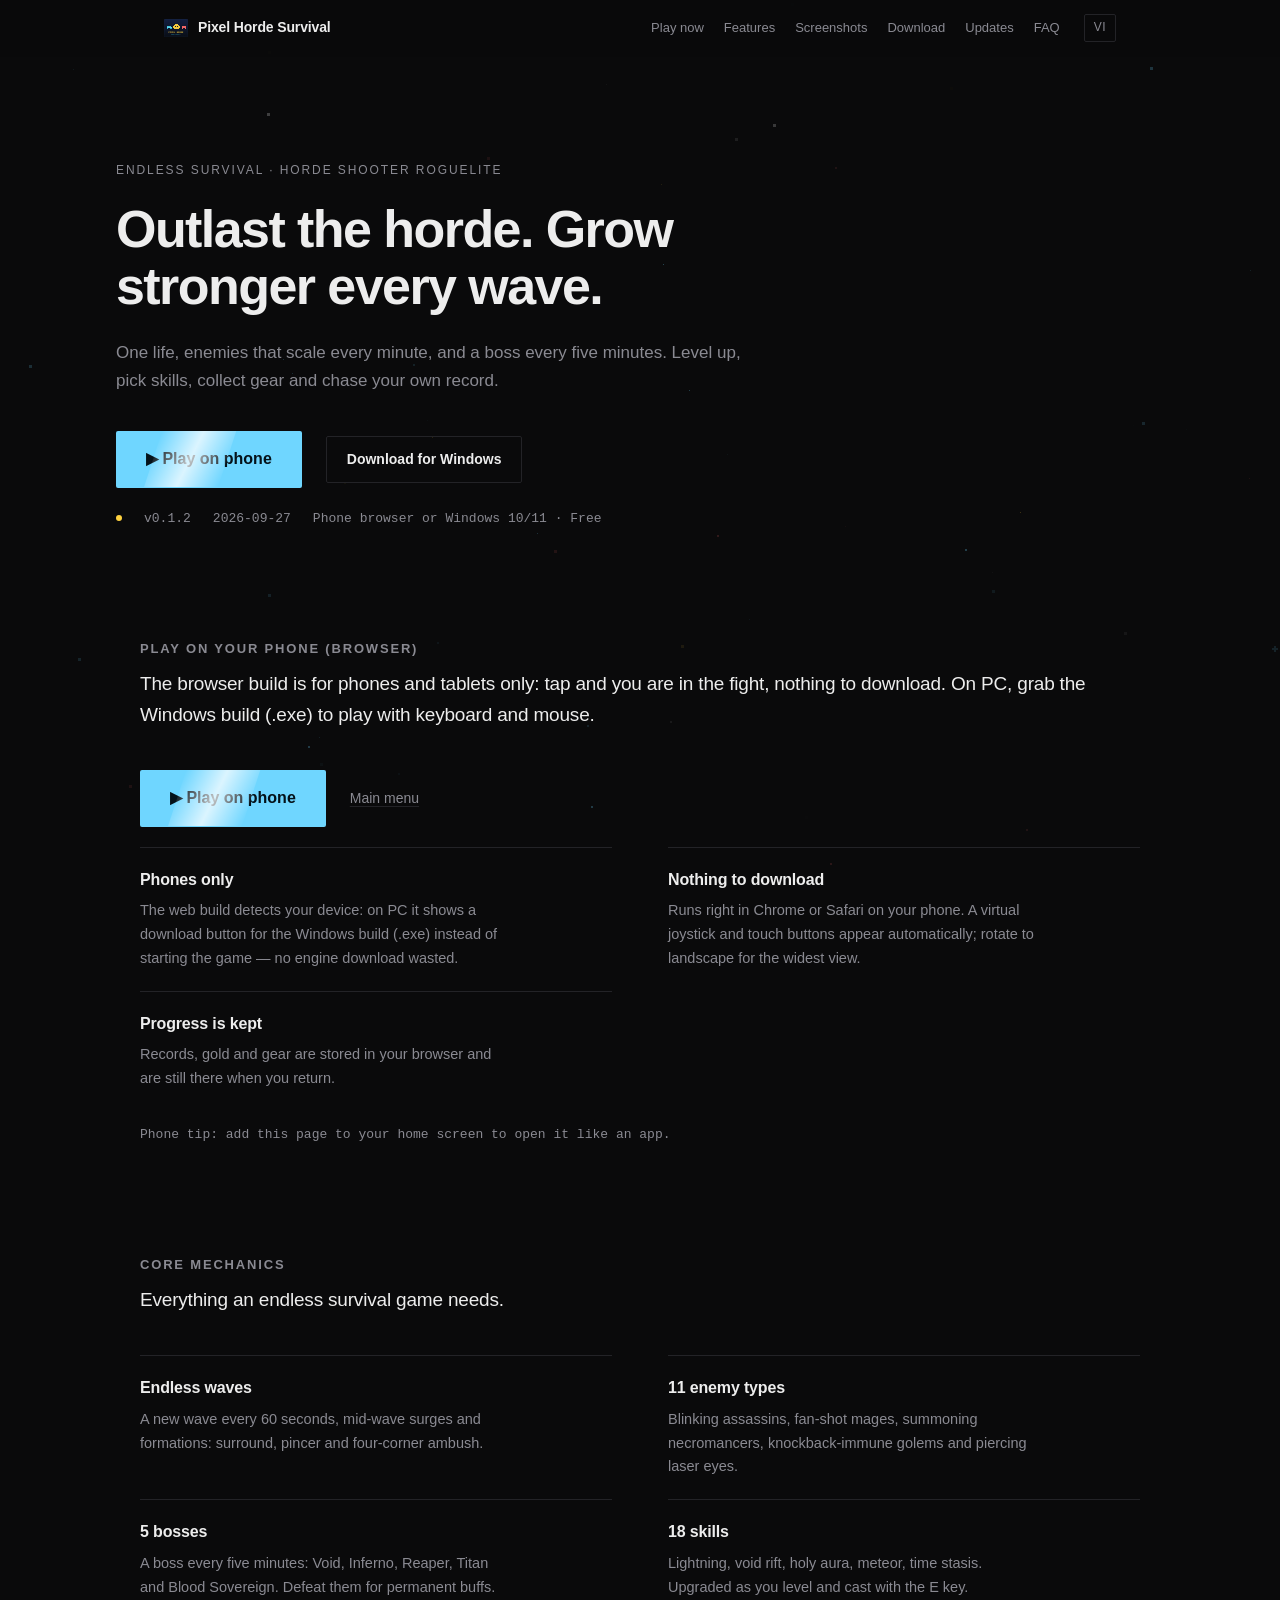
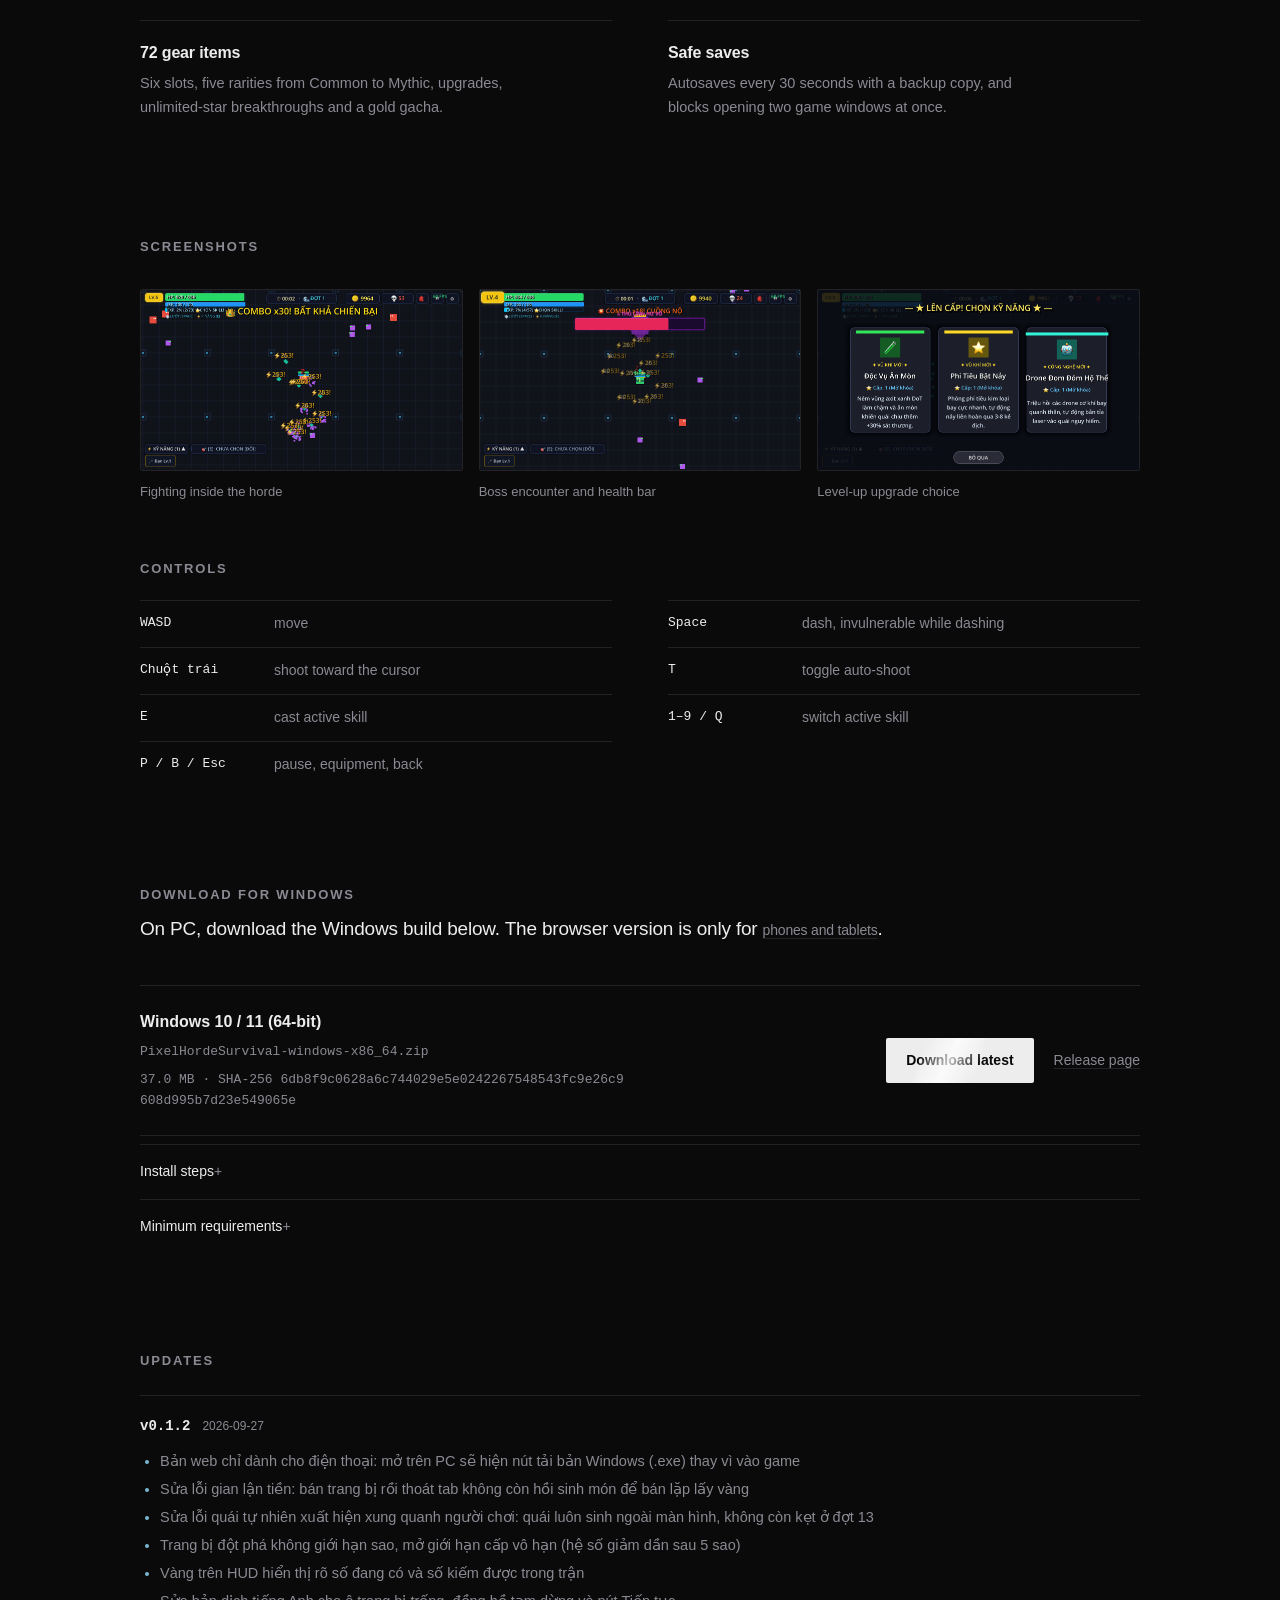
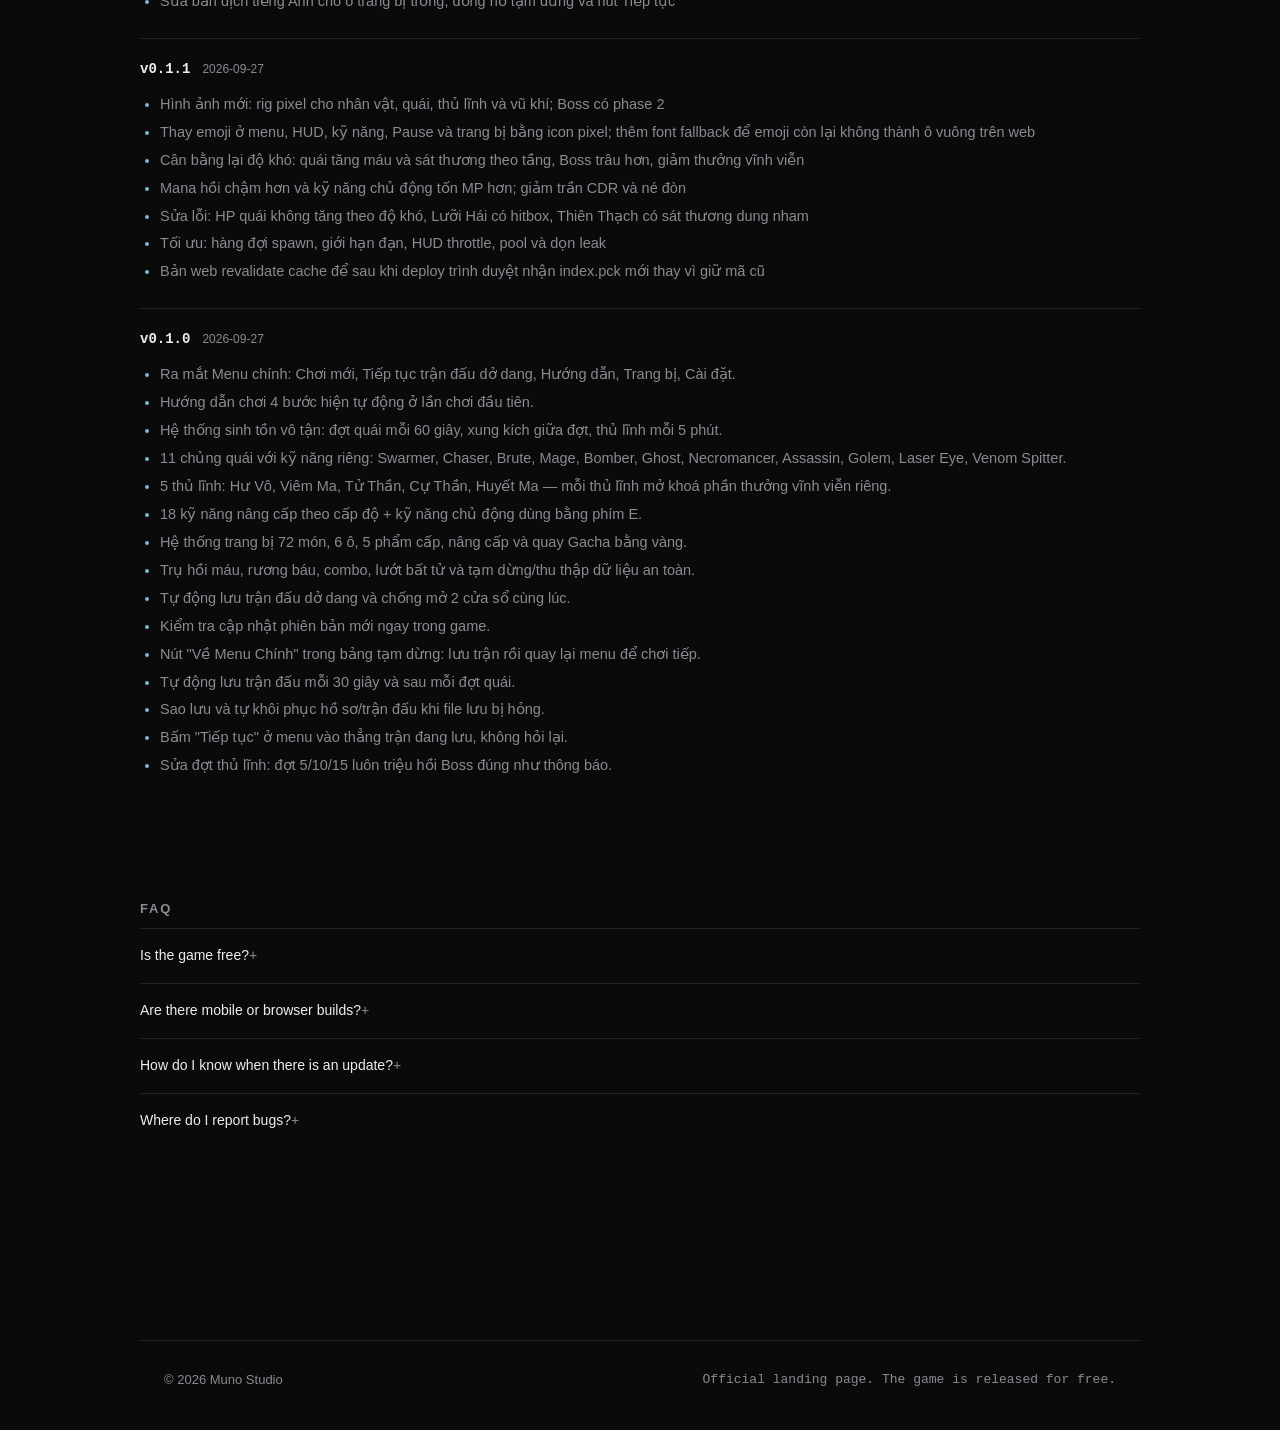
<file: index.html>
<!DOCTYPE html>
<html lang="vi" class="no-js">
<head>
<meta charset="utf-8" />
<script>document.documentElement.classList.remove("no-js");</script>
<meta name="viewport" content="width=device-width, initial-scale=1" />
<title>Pixel Horde Survival — Sinh tồn vô tận | Muno Studio</title>
<meta name="description" content="Pixel Horde Survival là game sinh tồn vô tận: sống sót trước bầy quái, nâng cấp kỹ năng, săn 5 thủ lĩnh và thu thập 72 trang bị. Tải miễn phí cho Windows." />
<meta name="theme-color" content="#0a0a0b" />
<meta property="og:type" content="website" />
<meta property="og:title" content="Pixel Horde Survival — Sinh tồn vô tận" />
<meta property="og:description" content="Sống sót trước bầy quái, nâng 18 kỹ năng, săn 5 thủ lĩnh. Tải miễn phí cho Windows." />
<meta property="og:image" content="https://musual-moncra.github.io/Pixel-Horde-Survival.github.io/assets/logo.png" />
<meta name="twitter:card" content="summary_large_image" />
<link rel="icon" href="assets/logo.svg" type="image/svg+xml" />
<link rel="apple-touch-icon" href="assets/logo.png" />
<link rel="stylesheet" href="styles.css" />
</head>
<body>
<div class="progress" id="progress" aria-hidden="true"></div>
<canvas class="field" id="field" aria-hidden="true"></canvas>
<div class="glow" id="glow" aria-hidden="true"></div>

<header class="site-header" id="site-header">
  <div class="wrap header-inner">
    <a class="brand" href="#top">
      <img src="assets/logo.svg" alt="" width="24" height="18" />
      <span>Pixel Horde Survival</span>
    </a>
    <nav class="nav">
      <a href="#play" data-i18n="nav_play">Chơi ngay</a>
      <a href="#features" data-i18n="nav_features">Tính năng</a>
      <a href="#screens" data-i18n="nav_screens">Hình ảnh</a>
      <a href="#download" data-i18n="nav_download">Tải game</a>
      <a href="#changelog" data-i18n="nav_changelog">Cập nhật</a>
      <a href="#faq" data-i18n="nav_faq">Hỏi đáp</a>
    </nav>
    <button id="lang-toggle" class="lang" type="button" aria-label="Đổi ngôn ngữ">EN</button>
  </div>
</header>

<main id="top">
  <section class="hero wrap">
    <p class="kicker" data-reveal data-i18n="hero_eyebrow">Sinh tồn vô tận · Roguelite bắn quái</p>
    <h1 class="shine" data-reveal data-i18n="hero_title">Sống sót trước bầy quái. Mạnh lên sau mỗi đợt.</h1>
    <p class="lede" data-reveal data-i18n="hero_lede">
      Một mạng duy nhất, quái mạnh dần theo từng phút và cứ năm phút một thủ lĩnh giáng lâm.
      Lên cấp, chọn kỹ năng, thu thập trang bị và chạy đua cùng kỷ lục của chính mình.
    </p>
    <p class="actions" data-reveal>
      <a id="play-btn" class="btn btn-play" href="play/?autostart=1&amp;v=0.1.2" data-i18n="cta_play">▶ Chơi trên điện thoại</a>
      <a id="download-btn" class="btn btn-ghost" href="https://github.com/Musual-Moncra/Pixel-Horde-Survival.github.io/releases/latest/download/PixelHordeSurvival-windows-x86_64.zip" data-i18n="cta_download">Tải cho Windows</a>
    </p>
    <p class="meta" data-reveal>
      <span class="dot" aria-hidden="true"></span>
      <span>v<span id="version-badge">0.0.0</span></span>
      <span id="release-date">—</span>
      <span data-i18n="hero_meta_os">Điện thoại (trình duyệt) hoặc Windows 10/11 · Miễn phí</span>
    </p>
  </section>

  <section id="play" class="section wrap">
    <h2 data-reveal data-i18n="play_title">Chơi trên điện thoại (trình duyệt)</h2>
    <p class="section-lede" data-reveal data-i18n="play_lede">Bản web dành riêng cho điện thoại và máy tính bảng: bấm là vào trận, không cần tải. Trên PC, hãy tải bản Windows (.exe) để chơi bằng bàn phím và chuột.</p>
    <p class="actions" data-reveal>
      <a class="btn btn-play" href="play/?autostart=1" data-i18n="cta_play">▶ Chơi trên điện thoại</a>
      <a class="link" href="play/?v=0.1.1" data-i18n="play_menu_link">Vào menu chính</a>
    </p>
    <dl class="facts">
      <div data-reveal>
        <dt data-i18n="play_f1_title">Chỉ dành cho điện thoại</dt>
        <dd data-i18n="play_f1_body">Bản web tự nhận diện thiết bị: mở trên PC sẽ hiện nút tải bản Windows (.exe) thay vì vào game — không tốn dữ liệu tải engine.</dd>
      </div>
      <div data-reveal>
        <dt data-i18n="play_f2_title">Không cần tải</dt>
        <dd data-i18n="play_f2_body">Chạy thẳng trong Chrome hoặc Safari trên điện thoại. Joystick ảo và nút cảm ứng tự hiện; xoay ngang máy để có màn hình rộng nhất.</dd>
      </div>
      <div data-reveal>
        <dt data-i18n="play_f3_title">Tiến trình được giữ</dt>
        <dd data-i18n="play_f3_body">Kỷ lục, vàng và trang bị lưu ngay trong trình duyệt — mở lại vẫn còn.</dd>
      </div>
    </dl>
    <p class="meta" data-reveal data-i18n="play_tip">Mẹo trên điện thoại: thêm trang này vào màn hình chính để mở như một ứng dụng.</p>
  </section>

  <section id="features" class="section wrap">
    <h2 data-reveal data-i18n="features_title">Cơ chế cốt lõi</h2>
    <p class="section-lede" data-reveal data-i18n="features_lede">Mọi thứ cần có ở một game sinh tồn vô tận.</p>
    <dl class="facts">
      <div data-reveal>
        <dt data-i18n="f1_title">Đợt quái vô tận</dt>
        <dd data-i18n="f1_body">Đợt mới mỗi 60 giây, xung kích giữa đợt và các đội hình bao vây, gọng kìm, tập kích bốn góc.</dd>
      </div>
      <div data-reveal>
        <dt data-i18n="f2_title">11 chủng quái</dt>
        <dd data-i18n="f2_body">Sát thủ dịch chuyển, pháp sư bắn quạt, tử thần triệu hồi, người đá kháng đẩy lùi, nhãn ma bắn laser xuyên phá.</dd>
      </div>
      <div data-reveal>
        <dt data-i18n="f3_title">5 thủ lĩnh</dt>
        <dd data-i18n="f3_body">Cứ năm phút một thủ lĩnh: Hư Vô, Viêm Ma, Tử Thần, Cự Thần, Huyết Ma. Hạ gục để nhận buff vĩnh viễn.</dd>
      </div>
      <div data-reveal>
        <dt data-i18n="f4_title">18 kỹ năng</dt>
        <dd data-i18n="f4_body">Sét, hố đen, hào quang, thiên thạch, ngưng đọng thời gian. Nâng theo cấp độ và kích hoạt chủ động bằng phím E.</dd>
      </div>
      <div data-reveal>
        <dt data-i18n="f5_title">72 trang bị</dt>
        <dd data-i18n="f5_body">Sáu ô trang bị, năm phẩm cấp từ Thường đến Thần Thoại, nâng cấp, đột phá không giới hạn sao và quay Gacha bằng vàng.</dd>
      </div>
      <div data-reveal>
        <dt data-i18n="f6_title">Lưu an toàn</dt>
        <dd data-i18n="f6_body">Tự động lưu mỗi 30 giây, sao lưu dự phòng và chống mở hai cửa sổ game cùng lúc.</dd>
      </div>
    </dl>
  </section>

  <section id="screens" class="section wrap">
    <h2 data-reveal data-i18n="screens_title">Hình ảnh trong game</h2>
    <div class="shots">
      <figure class="shot" data-reveal data-glint><img src="assets/screenshot-1.png" alt="Giao diện chiến đấu" loading="lazy" /><figcaption data-i18n="shot1">Chiến đấu giữa bầy quái</figcaption></figure>
      <figure class="shot" data-reveal data-glint><img src="assets/screenshot-2.png" alt="Thủ lĩnh" loading="lazy" /><figcaption data-i18n="shot2">Thủ lĩnh và thanh máu</figcaption></figure>
      <figure class="shot" data-reveal data-glint><img src="assets/screenshot-3.png" alt="Nâng cấp kỹ năng" loading="lazy" /><figcaption data-i18n="shot3">Chọn nâng cấp khi lên cấp</figcaption></figure>
    </div>
    <p class="meta" id="shots-note" data-reveal data-i18n="shots_note">Ảnh chụp trong game sẽ được cập nhật kèm bản phát hành tiếp theo.</p>

    <h3 class="subhead" data-reveal data-i18n="controls_title">Điều khiển</h3>
    <dl class="keys">
      <div data-reveal><dt>WASD</dt><dd data-i18n="c_move">di chuyển</dd></div>
      <div data-reveal><dt>Space</dt><dd data-i18n="c_dash">lướt, bất tử trong lúc lướt</dd></div>
      <div data-reveal><dt>Chuột trái</dt><dd data-i18n="c_shoot">bắn về hướng ngắm</dd></div>
      <div data-reveal><dt>T</dt><dd data-i18n="c_auto">bật/tắt tự động bắn</dd></div>
      <div data-reveal><dt>E</dt><dd data-i18n="c_skill">kỹ năng chủ động</dd></div>
      <div data-reveal><dt>1–9 / Q</dt><dd data-i18n="c_switch">đổi kỹ năng chủ động</dd></div>
      <div data-reveal><dt>P / B / Esc</dt><dd data-i18n="c_pause">tạm dừng, trang bị, thoát menu</dd></div>
    </dl>
  </section>

  <section id="download" class="section wrap">
    <h2 data-reveal data-i18n="download_title">Tải bản Windows</h2>
    <p class="section-lede" data-reveal data-i18n="download_lede">Trên PC hãy tải bản Windows bên dưới. Bản chơi trên trình duyệt chỉ dành cho <a class="link" href="#play">điện thoại và máy tính bảng</a>.</p>
    <div class="download" data-reveal>
      <div>
        <strong>Windows 10 / 11 (64-bit)</strong>
        <p class="meta" id="download-file">PixelHordeSurvival-windows-x86_64.zip</p>
        <p class="meta" id="download-extra"></p>
      </div>
      <div class="download-actions">
        <a id="download-link" class="btn" href="https://github.com/Musual-Moncra/Pixel-Horde-Survival.github.io/releases/latest/download/PixelHordeSurvival-windows-x86_64.zip" data-i18n="download_btn">Tải bản mới nhất</a>
        <a id="release-link" class="link" href="https://github.com/Musual-Moncra/Pixel-Horde-Survival.github.io/releases/latest" data-i18n="release_link">Trang phát hành</a>
      </div>
    </div>
    <details data-reveal>
      <summary data-i18n="install_title">Hướng dẫn cài đặt</summary>
      <ol>
        <li data-i18n="install_1">Tải file .zip ở trên và giải nén ra một thư mục bất kỳ.</li>
        <li data-i18n="install_2">Chạy <b>Pixel Horde Survival.exe</b>.</li>
        <li data-i18n="install_3">Nếu Windows SmartScreen cảnh báo: bấm <b>More info</b> → <b>Run anyway</b> (game chưa ký số).</li>
        <li data-i18n="install_4">Dữ liệu lưu tại <code>%APPDATA%\Godot\app_userdata\Pixel Horde Survival</code>.</li>
      </ol>
    </details>
    <details data-reveal>
      <summary data-i18n="req_title">Cấu hình tối thiểu</summary>
      <ul>
        <li data-i18n="req_1">Windows 10/11 64-bit, CPU 2 nhân 2.0 GHz</li>
        <li data-i18n="req_2">RAM 2 GB, GPU hỗ trợ OpenGL 3.3 / Direct3D 12</li>
        <li data-i18n="req_3">Khoảng 120 MB dung lượng trống</li>
      </ul>
    </details>
  </section>

  <section id="changelog" class="section wrap">
    <h2 data-reveal data-i18n="changelog_title">Cập nhật</h2>
    <div id="changelog-list" class="changelog">
      <p class="meta" data-i18n="loading">Đang tải…</p>
    </div>
  </section>

  <section id="faq" class="section wrap">
    <h2 data-reveal data-i18n="faq_title">Hỏi đáp</h2>
    <details data-reveal><summary data-i18n="faq_q1">Game có mất phí không?</summary><p data-i18n="faq_a1">Không. Bản Windows miễn phí hoàn toàn, không quảng cáo và không có giao dịch trong game.</p></details>
    <details data-reveal><summary data-i18n="faq_q2">Có bản cho điện thoại hoặc trình duyệt không?</summary><p data-i18n="faq_a2">Giao diện cảm ứng đã có sẵn trong game; bản Android và bản chơi trên trình duyệt đang được hoàn thiện.</p></details>
    <details data-reveal><summary data-i18n="faq_q3">Làm sao biết có bản cập nhật mới?</summary><p data-i18n="faq_a3">Mở game, vào Cài đặt → Kiểm tra cập nhật, hoặc xem mục Cập nhật trên trang này.</p></details>
    <details data-reveal><summary data-i18n="faq_q4">Báo lỗi ở đâu?</summary><p><span data-i18n="faq_a4">Gửi báo lỗi kèm ảnh chụp màn hình qua</span> <a href="https://github.com/Musual-Moncra/Pixel-Horde-Survival.github.io/issues" target="_blank" rel="noopener">GitHub Issues</a>.</p></details>
  </section>
</main>

<footer class="site-footer wrap">
  <p>© <span id="year">2026</span> Muno Studio</p>
  <p class="meta" data-i18n="footer_note">Trang giới thiệu chính thức. Game phát hành miễn phí.</p>
</footer>

<script src="app.js"></script>
</body>
</html>
</file>
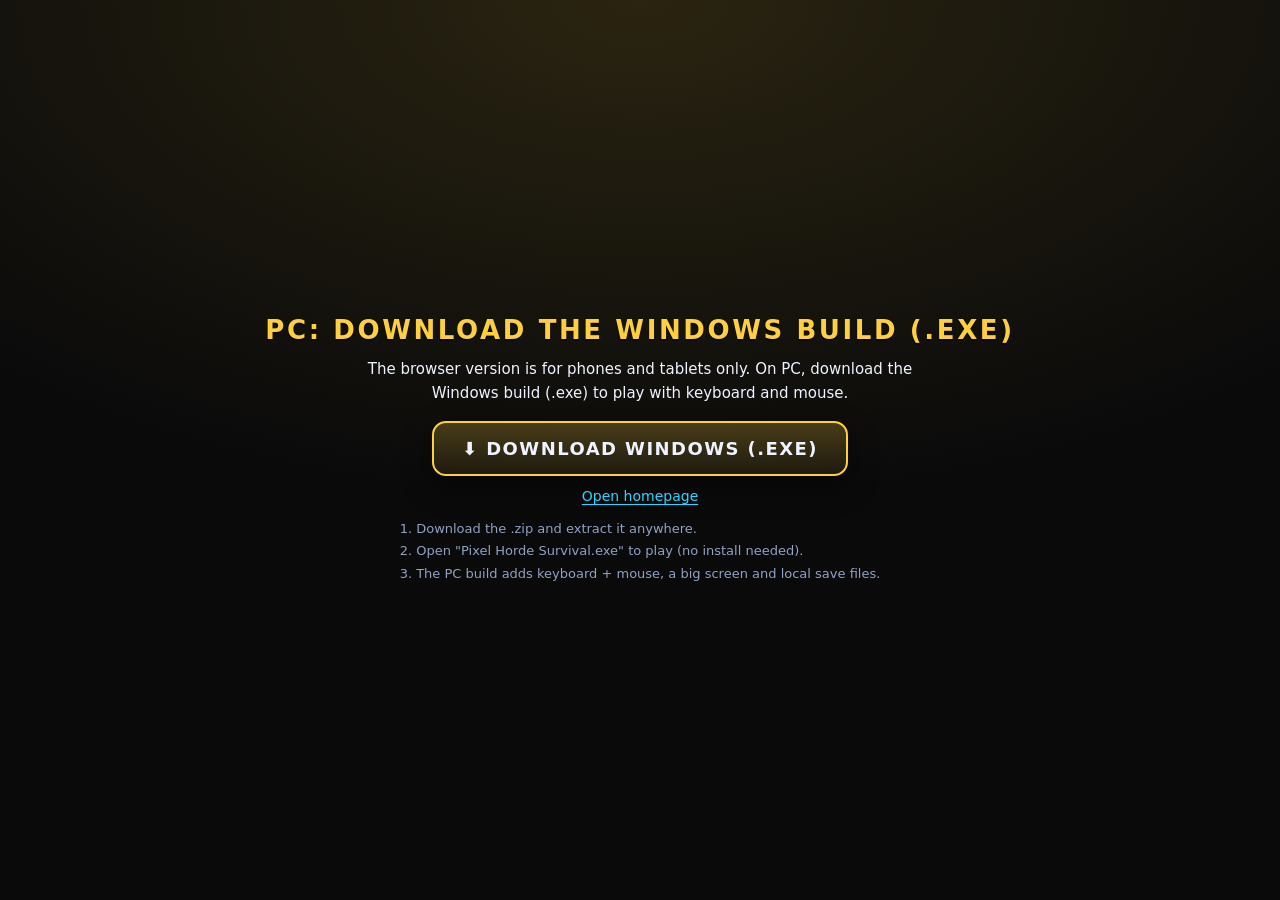
<file: play/index.html>
<!DOCTYPE html>
<html lang="vi">
<head>
	<meta charset="utf-8">
	<!-- viewport-fit=cover: dùng hết màn hình tai thỏ; khoá zoom để không bị double-tap zoom khi chơi -->
	<meta name="viewport" content="width=device-width, initial-scale=1.0, maximum-scale=1.0, user-scalable=no, viewport-fit=cover">
	<meta name="theme-color" content="#0a0a0b">
	<meta name="color-scheme" content="dark">
	<meta name="mobile-web-app-capable" content="yes">
	<meta name="apple-mobile-web-app-capable" content="yes">
	<meta name="apple-mobile-web-app-status-bar-style" content="black-translucent">
	<meta name="apple-mobile-web-app-title" content="Pixel Horde">
	<meta name="description" content="Pixel Horde Survival — chơi trên điện thoại ngay trong trình duyệt, không cần tải. Trên PC hãy tải bản Windows.">
	<title>Pixel Horde Survival</title>
	<link id="-gd-engine-icon" rel="icon" type="image/png" href="index.icon.png" />
<link rel="apple-touch-icon" href="index.apple-touch-icon.png"/>

	<style>
		:root {
			--bg: #0a0a0b;
			--ink: #eef3ff;
			--muted: #8fa2c4;
			--accent: #2fd4ff;
			--gold: #ffcf40;
			--danger: #ff5f6d;
			--safe-t: env(safe-area-inset-top, 0px);
			--safe-b: env(safe-area-inset-bottom, 0px);
			--safe-l: env(safe-area-inset-left, 0px);
			--safe-r: env(safe-area-inset-right, 0px);
		}

		* { box-sizing: border-box; -webkit-tap-highlight-color: transparent; }

		html, body {
			margin: 0;
			padding: 0;
			border: 0;
			width: 100%;
			height: 100%;
			background: var(--bg);
			color: var(--ink);
			overflow: hidden;
			overscroll-behavior: none;
			touch-action: none;
			-webkit-user-select: none;
			user-select: none;
			-webkit-text-size-adjust: 100%;
			font-family: system-ui, -apple-system, 'Segoe UI', Roboto, 'Noto Sans', sans-serif;
		}

		#canvas {
			display: block;
			width: 100%;
			height: 100%;
			outline: none;
			touch-action: none;
		}

		/* ---------- Lớp phủ khởi động (splash) ---------- */
		#boot {
			position: fixed;
			inset: 0;
			z-index: 10;
			display: flex;
			flex-direction: column;
			align-items: center;
			justify-content: center;
			gap: 14px;
			padding: calc(20px + var(--safe-t)) calc(20px + var(--safe-r)) calc(20px + var(--safe-b)) calc(20px + var(--safe-l));
			background:
				radial-gradient(120% 90% at 50% 0%, #12203a 0%, #0a0a0b 62%),
				var(--bg);
			text-align: center;
			transition: opacity .28s ease;
		}

		#boot.is-hidden { opacity: 0; pointer-events: none; }

		.boot-logo {
			width: min(46vw, 210px);
			max-height: 26vh;
			object-fit: contain;
			image-rendering: pixelated;
			filter: drop-shadow(0 0 26px rgba(47, 212, 255, .28));
		}

		.boot-title {
			margin: 0;
			font-size: clamp(19px, 5.4vw, 30px);
			letter-spacing: .14em;
			color: var(--gold);
			text-shadow: 0 2px 0 rgba(0, 0, 0, .6);
		}

		.boot-sub {
			margin: 0;
			font-size: clamp(11px, 2.9vw, 14px);
			color: var(--muted);
			letter-spacing: .06em;
		}

		/* Nút chơi: to, dễ chạm bằng ngón tay (tối thiểu 56px cao) */
		#play {
			margin-top: 6px;
			min-width: min(78vw, 340px);
			min-height: 58px;
			padding: 14px 26px;
			border: 2px solid var(--accent);
			border-radius: 14px;
			background: linear-gradient(180deg, rgba(47, 212, 255, .22), rgba(47, 212, 255, .07));
			color: var(--ink);
			font-size: clamp(15px, 4.2vw, 19px);
			font-weight: 700;
			letter-spacing: .1em;
			cursor: pointer;
			box-shadow: 0 0 0 0 rgba(47, 212, 255, .35), 0 10px 30px rgba(0, 0, 0, .45);
			animation: pulse 2.1s ease-out infinite;
		}

		#play:disabled { opacity: .55; animation: none; cursor: default; }

		@keyframes pulse {
			0%   { box-shadow: 0 0 0 0 rgba(47, 212, 255, .38), 0 10px 30px rgba(0, 0, 0, .45); }
			70%  { box-shadow: 0 0 0 16px rgba(47, 212, 255, 0), 0 10px 30px rgba(0, 0, 0, .45); }
			100% { box-shadow: 0 0 0 0 rgba(47, 212, 255, 0), 0 10px 30px rgba(0, 0, 0, .45); }
		}

		.boot-links { display: flex; flex-wrap: wrap; gap: 8px 18px; justify-content: center; }

		.boot-link {
			background: none;
			border: 0;
			padding: 10px 6px;
			color: var(--muted);
			font-size: clamp(12px, 3.2vw, 14px);
			text-decoration: underline;
			text-underline-offset: 3px;
			cursor: pointer;
		}

		.boot-link:hover { color: var(--ink); }

		/* Tiến trình tải */
		#load-box { width: min(80vw, 360px); display: none; flex-direction: column; gap: 7px; align-items: center; }
		#load-box.is-on { display: flex; }

		#bar {
			width: 100%;
			height: 8px;
			border: 1px solid rgba(47, 212, 255, .4);
			border-radius: 6px;
			background: #111a2e;
			overflow: hidden;
		}

		#bar-fill {
			height: 100%;
			width: 0%;
			background: linear-gradient(90deg, var(--accent), #7ef0ff);
			transition: width .2s ease;
		}

		#load-text { font-size: clamp(11px, 3vw, 13px); color: var(--muted); letter-spacing: .04em; }

		.boot-hint { font-size: clamp(10px, 2.8vw, 12px); color: #6d7fa3; max-width: 34em; line-height: 1.5; }

		/* ---------- Cảnh báo xoay ngang (game là màn hình ngang) ---------- */
		#rotate {
			position: fixed;
			inset: 0;
			z-index: 30;
			display: none;
			flex-direction: column;
			align-items: center;
			justify-content: center;
			gap: 16px;
			background: rgba(8, 10, 18, .97);
			text-align: center;
			padding: 24px;
		}

		#rotate.is-on { display: flex; }

		#rotate .phone {
			width: 62px;
			height: 104px;
			border: 3px solid var(--accent);
			border-radius: 12px;
			animation: tilt 1.8s ease-in-out infinite;
		}

		@keyframes tilt {
			0%, 40%   { transform: rotate(0deg); }
			60%, 100% { transform: rotate(-90deg); }
		}

		#rotate p { margin: 0; font-size: clamp(14px, 4vw, 17px); color: var(--ink); }
		#rotate small { color: var(--muted); font-size: clamp(11px, 3vw, 13px); }

		/* ---------- Thông báo lỗi ---------- */
		#notice {
			position: fixed;
			inset: auto 0 0 0;
			z-index: 40;
			display: none;
			margin: 0 12px calc(12px + var(--safe-b));
			padding: 14px 16px;
			border: 1px solid rgba(255, 95, 109, .55);
			border-radius: 12px;
			background: #2a1218;
			color: #ffd7db;
			font-size: clamp(11px, 3vw, 13px);
			line-height: 1.5;
			white-space: pre-wrap;
			word-break: break-word;
		}

		#notice.is-on { display: block; }

		/* Toast nhắc chạm để bật âm thanh */
		#toast {
			position: fixed;
			left: 50%;
			bottom: calc(18px + var(--safe-b));
			transform: translateX(-50%);
			z-index: 35;
			display: none;
			padding: 10px 16px;
			border-radius: 999px;
			background: rgba(12, 18, 32, .92);
			border: 1px solid rgba(47, 212, 255, .35);
			color: var(--ink);
			font-size: clamp(11px, 3vw, 13px);
			white-space: nowrap;
		}

		#toast.is-on { display: block; }

		/* ---------- Cổng chặn PC: bản web chỉ dành cho điện thoại ---------- */
		#desktop-gate {
			position: fixed;
			inset: 0;
			z-index: 50;
			display: none;
			flex-direction: column;
			align-items: center;
			justify-content: center;
			gap: 12px;
			padding: calc(22px + var(--safe-t)) calc(22px + var(--safe-r)) calc(22px + var(--safe-b)) calc(22px + var(--safe-l));
			background:
				radial-gradient(120% 90% at 50% 0%, #2a2410 0%, #0a0a0b 62%),
				var(--bg);
			text-align: center;
			overflow-y: auto;
		}

		#desktop-gate.is-on { display: flex; }

		.gate-title {
			margin: 0;
			font-size: clamp(18px, 3.4vw, 26px);
			letter-spacing: .1em;
			color: var(--gold);
			text-shadow: 0 2px 0 rgba(0, 0, 0, .6);
		}

		.gate-body {
			margin: 0;
			max-width: 40em;
			font-size: clamp(12px, 2.4vw, 15px);
			line-height: 1.6;
			color: var(--ink);
		}

		.gate-btn {
			display: inline-block;
			margin-top: 4px;
			min-height: 52px;
			padding: 15px 28px;
			border: 2px solid var(--gold);
			border-radius: 14px;
			background: linear-gradient(180deg, rgba(255, 207, 64, .24), rgba(255, 207, 64, .08));
			color: var(--ink);
			font-size: clamp(14px, 2.8vw, 18px);
			font-weight: 700;
			letter-spacing: .08em;
			text-decoration: none;
			box-shadow: 0 10px 30px rgba(0, 0, 0, .45);
		}

		.gate-btn:hover { border-color: #ffe89a; }

		.gate-link {
			color: var(--accent);
			font-size: clamp(12px, 2.4vw, 14px);
			text-decoration: underline;
			text-underline-offset: 3px;
		}

		.gate-steps {
			margin: 2px 0 0;
			padding: 0;
			list-style: none;
			max-width: 40em;
			color: var(--muted);
			font-size: clamp(11px, 2.2vw, 13px);
			line-height: 1.7;
			text-align: left;
		}

		/* Máy tính: thu gọn bố cục cho gọn màn hình rộng */
		@media (min-width: 820px) {
			.boot-logo { width: min(22vw, 240px); max-height: 30vh; }
			.boot-hint { max-width: 40em; }
		}
	</style>
</head>
<body>
	<canvas id="canvas">
		Trình duyệt của bạn không hỗ trợ thẻ canvas.
	</canvas>

	<noscript>
		Trình duyệt của bạn không hỗ trợ JavaScript. Hãy bật JavaScript để chơi.
	</noscript>

	<div id="boot">
		<img class="boot-logo" id="boot-logo" alt="">
		<h1 class="boot-title">PIXEL HORDE</h1>
		<p class="boot-sub" id="boot-sub">SINH TỒN VÔ TẬN • MUNO STUDIO</p>

		<div id="load-box">
			<div id="bar"><div id="bar-fill"></div></div>
			<div id="load-text">Đang tải…</div>
		</div>

		<button id="play" type="button">▶ CHƠI NGAY</button>

		<div class="boot-links">
			<button class="boot-link" id="to-menu" type="button">Vào menu chính</button>
			<button class="boot-link" id="lang-swap" type="button">English</button>
		</div>

		<p class="boot-hint" id="boot-hint">Chơi trực tiếp trên trình duyệt, không cần tải hay cài đặt. Trên điện thoại hãy xoay ngang màn hình.</p>
	</div>

	<div id="rotate">
		<div class="phone" aria-hidden="true"></div>
		<p>Xoay ngang điện thoại để chơi</p>
		<small>Trò chơi thiết kế cho màn hình ngang</small>
	</div>

	<!-- PC: bản web chỉ dành cho điện thoại, PC phải tải bản Windows (.exe). -->
	<div id="desktop-gate">
		<h1 class="gate-title" id="gate-title">PC: TẢI BẢN WINDOWS (.EXE)</h1>
		<p class="gate-body" id="gate-body">Bản chơi trên trình duyệt chỉ dành cho điện thoại và máy tính bảng.</p>
		<a class="gate-btn" id="gate-download"
			href="https://musual-moncra.github.io/Pixel-Horde-Survival.github.io/#download">⬇ TẢI BẢN WINDOWS (.EXE)</a>
		<a class="gate-link" id="gate-home"
			href="https://musual-moncra.github.io/Pixel-Horde-Survival.github.io/">Mở trang chủ</a>
		<ul class="gate-steps">
			<li id="gate-step1">1. Tải file .zip và giải nén ra một thư mục bất kỳ.</li>
			<li id="gate-step2">2. Mở “Pixel Horde Survival.exe” để chơi (không cần cài đặt).</li>
			<li id="gate-step3">3. Bản PC có bàn phím + chuột, màn hình lớn và lưu tiến trình riêng trên máy.</li>
		</ul>
	</div>

	<div id="notice"></div>
	<div id="toast"></div>

	<script src="index.js"></script>
	<script>
const GODOT_CONFIG = {"args":[],"canvasResizePolicy":2,"emscriptenPoolSize":8,"ensureCrossOriginIsolationHeaders":true,"executable":"index","experimentalVK":false,"fileSizes":{"index.pck":915244,"index.wasm":39514754},"focusCanvas":true,"gdextensionLibs":[],"godotPoolSize":4};
const GODOT_THREADS_ENABLED = false;

(function () {
	'use strict';

	// Được gán ở mục 6 sau khi đã chắc chắn engine nạp thành công.
	let engine = null;

	// ------------------------------------------------------------------
	// 0. Tên file gốc + logo.
	//    Godot thay index.js bằng tên file JS kèm đuôi (vd "index.js"), nên
	//    bỏ đuôi .js để suy ra tên các file cùng bộ (index.icon.png...).
	// ------------------------------------------------------------------
	const ENGINE_URL = 'index.js';
	const ASSET_BASE = ENGINE_URL.replace(/\.js$/, '');

	(function setLogo() {
		const logo = document.getElementById('boot-logo');
		if (!logo) return;
		logo.addEventListener('error', function () { logo.style.display = 'none'; });
		logo.src = ASSET_BASE + '.icon.png';
	}());

	// ------------------------------------------------------------------
	// 1. Song ngữ cho lớp khởi động (theo lựa chọn trên trang chủ -> URL -> hệ thống)
	// ------------------------------------------------------------------
	const STRINGS = {
		vi: {
			title: 'PIXEL HORDE',
			sub: 'SINH TỒN VÔ TẬN • MUNO STUDIO',
			play: '▶ CHƠI NGAY',
			playLoading: 'ĐANG TẢI',
			loading: 'Đang tải…',
			ready: 'Sẵn sàng — chạm để chơi',
			menu: 'Vào menu chính',
			swap: 'English',
			hint: 'Chơi trực tiếp trên trình duyệt, không cần tải hay cài đặt. Trên điện thoại hãy xoay ngang màn hình.',
			rotate: 'Xoay ngang điện thoại để chơi',
			rotateSub: 'Trò chơi thiết kế cho màn hình ngang',
			tapAudio: '🔊 Chạm vào màn hình để bật âm thanh',
			retry: 'Thử lại',
			failed: 'Không tải được trò chơi',
			gateTitle: 'PC: TẢI BẢN WINDOWS (.EXE)',
			gateBody: 'Bản chơi trên trình duyệt chỉ dành cho điện thoại và máy tính bảng. Trên PC hãy tải bản Windows (.exe) để chơi bằng bàn phím và chuột.',
			gateBtn: '⬇ TẢI BẢN WINDOWS (.EXE)',
			gateHome: 'Mở trang chủ',
			gateSteps: [
				'1. Tải file .zip và giải nén ra một thư mục bất kỳ.',
				'2. Mở "Pixel Horde Survival.exe" để chơi (không cần cài đặt).',
				'3. Bản PC có bàn phím + chuột, màn hình lớn và lưu tiến trình riêng trên máy.',
			],
		},
		en: {
			title: 'PIXEL HORDE',
			sub: 'ENDLESS SURVIVAL • MUNO STUDIO',
			play: '▶ PLAY NOW',
			playLoading: 'LOADING',
			loading: 'Loading…',
			ready: 'Ready — tap to play',
			menu: 'Main menu',
			swap: 'Tiếng Việt',
			hint: 'Play right in your browser — nothing to download or install. On phones, rotate to landscape.',
			rotate: 'Rotate your phone to play',
			rotateSub: 'This game is designed for landscape screens',
			tapAudio: '🔊 Tap the screen to enable sound',
			retry: 'Retry',
			failed: 'Could not load the game',
			gateTitle: 'PC: DOWNLOAD THE WINDOWS BUILD (.EXE)',
			gateBody: 'The browser version is for phones and tablets only. On PC, download the Windows build (.exe) to play with keyboard and mouse.',
			gateBtn: '⬇ DOWNLOAD WINDOWS (.EXE)',
			gateHome: 'Open homepage',
			gateSteps: [
				'1. Download the .zip and extract it anywhere.',
				'2. Open "Pixel Horde Survival.exe" to play (no install needed).',
				'3. The PC build adds keyboard + mouse, a big screen and local save files.',
			],
		},
	};

	const params = new URLSearchParams(window.location.search);
	let lang = 'vi';
	try {
		const saved = window.localStorage.getItem('phs_lang');
		if (saved === 'vi' || saved === 'en') lang = saved;
	} catch (err) { /* chế độ riêng tư: bỏ qua */ }
	const urlLang = (params.get('lang') || '').toLowerCase();
	if (urlLang === 'vi' || urlLang === 'en') lang = urlLang;
	if (!params.has('lang') && !window.localStorage) {
		lang = ((navigator.language || 'vi').toLowerCase().indexOf('vi') === 0) ? 'vi' : 'en';
	}

	// Chơi ngay (vào thẳng trận) mặc định bật trên thiết bị cảm ứng, tắt trên máy tính.
	const isTouch = (navigator.maxTouchPoints || 0) > 0 ||
		(window.matchMedia && window.matchMedia('(pointer: coarse)').matches);
	let autostart = params.has('autostart')
		? params.get('autostart') !== '0'
		: isTouch;

	// ------------------------------------------------------------------
	// 1b. Cổng chặn PC: bản web chỉ dành cho điện thoại/máy tính bảng.
	//     Trên PC (chuột + bàn phím) người chơi phải tải bản Windows (.exe),
	//     nên ở đây chặn TRƯỚC khi tải engine để PC không tốn ~38 MB wasm.
	//     Cờ này được truyền sang game qua window.godotWebMobileAllowed
	//     (xem scripts/game_info.gd) để chặn lần nữa ở phía Godot.
	//     ?pc=1 để bỏ qua cổng chặn khi thử nghiệm trên máy tính.
	// ------------------------------------------------------------------
	const ua = navigator.userAgent || '';
	const isMobileUA = /Android|iPhone|iPad|iPod|Windows Phone|webOS|BlackBerry|Opera Mini|IEMobile|Mobile/i.test(ua) ||
		// iPad Pro (iPadOS 13+) tự nhận là "Macintosh" nhưng có cảm ứng đa điểm.
		(/Macintosh/.test(ua) && (navigator.maxTouchPoints || 0) > 1);
	const viewportMin = Math.min(window.innerWidth || 0, window.innerHeight || 0);
	// Thiết bị cảm ứng màn hình nhỏ (tablet, trình giả lập thiết bị của DevTools).
	const isHandheld = isTouch && viewportMin > 0 && viewportMin <= 900;
	const mobileAllowed = params.get('pc') === '1' || isMobileUA || isHandheld;
	window.godotWebMobileAllowed = mobileAllowed;

	const boot = document.getElementById('boot');
	const bootSub = document.getElementById('boot-sub');
	const bootHint = document.getElementById('boot-hint');
	const playBtn = document.getElementById('play');
	const toMenuBtn = document.getElementById('to-menu');
	const langBtn = document.getElementById('lang-swap');
	const loadBox = document.getElementById('load-box');
	const barFill = document.getElementById('bar-fill');
	const loadText = document.getElementById('load-text');
	const rotate = document.getElementById('rotate');
	const notice = document.getElementById('notice');
	const toast = document.getElementById('toast');
	const desktopGate = document.getElementById('desktop-gate');
	const gateTitle = document.getElementById('gate-title');
	const gateBody = document.getElementById('gate-body');
	const gateDownload = document.getElementById('gate-download');
	const gateHome = document.getElementById('gate-home');
	const gateStepEls = [
		document.getElementById('gate-step1'),
		document.getElementById('gate-step2'),
		document.getElementById('gate-step3'),
	];

	function t(key) { return (STRINGS[lang] || STRINGS.vi)[key]; }

	// Trang chủ + mục tải bản Windows (dùng cho bảng chặn PC).
	const SITE_HOME = 'https://musual-moncra.github.io/Pixel-Horde-Survival.github.io/';
	const SITE_DOWNLOAD = SITE_HOME + '#download';

	function applyLang() {
		document.documentElement.lang = lang;
		bootSub.textContent = t('sub');
		bootHint.textContent = t('hint');
		toMenuBtn.textContent = t('menu');
		langBtn.textContent = t('swap');
		rotate.querySelector('p').textContent = t('rotate');
		rotate.querySelector('small').textContent = t('rotateSub');
		if (state === 'idle' || state === 'ready') {
			playBtn.textContent = t('play');
		}
		applyGateLang();
	}

	// Nhãn bảng chặn PC theo ngôn ngữ đang chọn.
	function applyGateLang() {
		gateTitle.textContent = t('gateTitle');
		gateBody.textContent = t('gateBody');
		gateDownload.textContent = t('gateBtn');
		gateHome.textContent = t('gateHome');
		const steps = t('gateSteps') || [];
		gateStepEls.forEach(function (el, i) {
			if (el) el.textContent = steps[i] || '';
		});
	}

	langBtn.addEventListener('click', function () {
		lang = (lang === 'vi') ? 'en' : 'vi';
		try { window.localStorage.setItem('phs_lang', lang); } catch (err) { /* bỏ qua */ }
		applyLang();
	});

	// ------------------------------------------------------------------
	// 2. Trạng thái: idle -> warming -> ready -> running
	//    - warming: tải trước wasm+pck để lúc chạm là vào ngay (và còn cử chỉ
	//      người dùng tươi để mở khoá âm thanh).
	// ------------------------------------------------------------------
	let state = 'idle';
	let startRequested = false;
	let booted = false;

	function showNotice(text) {
		notice.textContent = text;
		notice.classList.add('is-on');
	}

	function setProgress(loaded, total) {
		const pct = total > 0 ? Math.min(100, Math.round(loaded * 100 / total)) : 0;
		barFill.style.width = pct + '%';
		const mb = (loaded / 1048576).toFixed(1);
		const mbTotal = total > 0 ? (total / 1048576).toFixed(1) : '?';
		loadText.textContent = t('loading') + ' ' + mb + ' / ' + mbTotal + ' MB (' + pct + '%)';
		playBtn.textContent = t('playLoading') + ' ' + pct + '%';
	}

	function enterFullscreen() {
		const el = document.documentElement;
		const req = el.requestFullscreen || el.webkitRequestFullscreen;
		if (req) {
			try {
				const p = req.call(el);
				if (p && p.then) p.then(lockLandscape).catch(function () {});
				else lockLandscape();
			} catch (err) { /* iOS Safari không hỗ trợ: bỏ qua */ }
		}
	}

	function lockLandscape() {
		try {
			if (screen.orientation && screen.orientation.lock) {
				const p = screen.orientation.lock('landscape');
				if (p && p.catch) p.catch(function () {});
			}
		} catch (err) { /* bỏ qua */ }
	}

	function showToast(text, ms) {
		toast.textContent = text;
		toast.classList.add('is-on');
		window.setTimeout(function () { toast.classList.remove('is-on'); }, ms || 3200);
	}

	function hideBoot() {
		boot.classList.add('is-hidden');
		window.setTimeout(function () {
			if (boot.parentNode) boot.parentNode.removeChild(boot);
		}, 320);
	}

	// PC: ẩn lớp khởi động và hiện bảng "tải bản Windows" (không tải engine).
	function showDesktopGate() {
		state = 'gated';
		rotate.classList.remove('is-on');
		desktopGate.classList.add('is-on');
		if (boot.parentNode) boot.parentNode.removeChild(boot);
	}

	// freshGesture: true khi người chơi vừa chạm nút ngay lúc này (trình duyệt cho
	// phép mở khoá âm thanh). false khi game tự vào sau khi tải xong — khi đó cử
	// chỉ đã cũ, có thể bị chặn tiếng nên cần nhắc chạm thêm một lần.
	function beginGame(freshGesture) {
		if (booted) return;
		// Chốt chặn cuối: PC không được vào game qua bất kỳ đường nào.
		if (!mobileAllowed) {
			showDesktopGate();
			return;
		}
		booted = true;
		state = 'running';
		window.godotAutostart = autostart;
		engine.startGame({
			'onProgress': function (current, total) {
				if (current > 0 && total > 0) setProgress(current, total);
			},
		}).then(function () {
			hideBoot();
			if (!freshGesture) {
				window.setTimeout(function () { showToast(t('tapAudio'), 4200); }, 1500);
			}
		}, function (err) {
			console.error(err);
			state = 'ready';
			booted = false;
			showNotice(t('failed') + '\n' + (err && err.message ? err.message : String(err)) +
				'\n\n' + t('retry'));
			playBtn.disabled = false;
			playBtn.textContent = t('play');
		});
	}

	// Chạm nút chơi
	playBtn.addEventListener('click', function () {
		if (!mobileAllowed) {
			showDesktopGate();
			return;
		}
		if (state === 'ready' || state === 'idle') {
			enterFullscreen();
			beginGame(true);
		} else {
			// Đang tải: đánh dấu để tự vào game ngay khi tải xong.
			startRequested = true;
			playBtn.textContent = t('playLoading') + '…';
		}
	});

	toMenuBtn.addEventListener('click', function () {
		if (!mobileAllowed) {
			showDesktopGate();
			return;
		}
		autostart = false;
		if (state === 'ready' || state === 'idle') {
			enterFullscreen();
			beginGame(true);
		} else {
			startRequested = true;
			toMenuBtn.textContent = t('playLoading') + '…';
		}
	});

	// Phím cho máy tính: Enter/Space để chơi
	window.addEventListener('keydown', function (ev) {
		if (booted || !mobileAllowed) return;
		if (ev.key === 'Enter' || ev.key === ' ' || ev.code === 'Space') {
			ev.preventDefault();
			playBtn.click();
		}
	});

	// ------------------------------------------------------------------
	// 3. Tải trước (warm-up) để "chạm là vào ngay"
	// ------------------------------------------------------------------
	function warmUp() {
		// Tôn trọng chế độ tiết kiệm dữ liệu: không tải trước, để engine tự tải khi chạm.
		const conn = navigator.connection;
		if (conn && (conn.saveData || /(^|-)2g$/.test(conn.effectiveType || ''))) {
			state = 'ready';
			playBtn.textContent = t('play');
			return Promise.resolve();
		}

		state = 'warming';
		loadBox.classList.add('is-on');
		playBtn.textContent = t('playLoading') + ' 0%';

		const exe = GODOT_CONFIG.executable;
		const pack = GODOT_CONFIG.mainPack || (exe + '.pck');
		const sizes = GODOT_CONFIG.fileSizes || {};
		const list = [
			{ url: exe + '.wasm', size: sizes[exe + '.wasm'] || 0 },
			{ url: pack, size: sizes[pack] || 0 },
		];
		const total = list.reduce(function (a, f) { return a + f.size; }, 0);
		let done = 0;

		function warm(file) {
			// no-cache (KHÔNG dùng force-cache): luôn hỏi lại server, nhận 304 nếu
			// file chưa đổi và nhận bản mới nếu đã deploy bản khác. Trước đây dùng
			// force-cache nên trình duyệt giữ mãi index.pck cũ, khiến người chơi mở
			// lại vẫn thấy bản cũ dù trang đã cập nhật.
			// Việc này cũng làm mới cache cho lần tải kế tiếp của chính engine
			// (engine gọi preloadFile('index.pck') ngay sau bước warm-up).
			return fetch(file.url, { cache: 'no-cache' }).then(function (res) {
				if (!res.ok) throw new Error('HTTP ' + res.status + ' ' + file.url);
				const len = file.size || Number(res.headers.get('content-length') || 0);
				if (!res.body || !res.body.getReader) {
					return res.arrayBuffer().then(function (buf) {
						done += buf.byteLength;
						setProgress(done, total);
					});
				}
				const reader = res.body.getReader();
				function pump() {
					return reader.read().then(function (r) {
						if (r.done) return;
						done += r.value.byteLength;
						setProgress(done, total);
						return pump();
					});
				}
				return pump();
			});
		}

		let chain = Promise.resolve();
		list.forEach(function (f) { chain = chain.then(function () { return warm(f); }); });
		return chain.then(function () {
			state = 'ready';
			setProgress(total, total);
			loadText.textContent = t('ready');
			playBtn.textContent = t('play');
			if (startRequested) beginGame(false);
		}).catch(function (err) {
			// Tải trước lỗi (offline, chặn mạng...): để engine tự tải khi chạm.
			console.warn('Warm-up thất bại, sẽ tải khi chạm:', err);
			state = 'ready';
			loadBox.classList.remove('is-on');
			playBtn.textContent = t('play');
			if (startRequested) beginGame(false);
		});
	}

	// ------------------------------------------------------------------
	// 4. Chặn thao tác không mong muốn khi chơi trên mobile
	// ------------------------------------------------------------------
	window.addEventListener('contextmenu', function (ev) {
		if (booted) ev.preventDefault();
	});
	document.addEventListener('gesturestart', function (ev) { ev.preventDefault(); });
	document.addEventListener('dblclick', function (ev) { ev.preventDefault(); });
	// Chặn kéo-nảy trang (pull to refresh) khi đã vào game.
	document.addEventListener('touchmove', function (ev) {
		if (booted && ev.touches.length === 1) ev.preventDefault();
	}, { passive: false });

	// ------------------------------------------------------------------
	// 5. Nhắc xoay ngang khi ở chế độ dọc
	// ------------------------------------------------------------------
	function checkOrientation() {
		const portrait = window.innerHeight > window.innerWidth;
		rotate.classList.toggle('is-on', portrait && isTouch && mobileAllowed);
	}
	window.addEventListener('resize', checkOrientation);
	window.addEventListener('orientationchange', function () {
		window.setTimeout(checkOrientation, 120);
	});

	// ------------------------------------------------------------------
	// 6. Kiểm tra tính năng trình duyệt rồi bắt đầu
	// ------------------------------------------------------------------
	gateDownload.href = SITE_DOWNLOAD;
	gateHome.href = SITE_HOME;
	applyLang();
	checkOrientation();

	if (!mobileAllowed) {
		// PC: chặn trước khi chạm tới engine — không tải wasm/pck.
		showDesktopGate();
		return;
	}

	if (typeof Engine === 'undefined') {
		// Thiếu file JS của engine: sai đường dẫn export hoặc upload thiếu file.
		showNotice('Không nạp được engine (' + ENGINE_URL + ').\nHãy tải lại trang; nếu vẫn lỗi, báo cho nhà phát triển.');
		playBtn.disabled = true;
		return;
	}

	engine = new Engine(GODOT_CONFIG);
	const missing = Engine.getMissingFeatures({ threads: GODOT_THREADS_ENABLED });
	if (missing.length !== 0) {
		showNotice('Không chạy được trò chơi.\nTrình duyệt thiếu: ' + missing.join(', ') +
			'\n\nHãy dùng Chrome, Edge, Firefox hoặc Safari phiên bản mới.');
		playBtn.disabled = true;
	} else {
		warmUp();
	}
}());
	</script>
</body>
</html>
</file>
<file: styles.css>
/* Pixel Horde Survival — tối giản nhưng có chuyển động:
   nền hạt pixel trôi, reveal khi cuộn, đường kẻ tự vẽ, ánh sáng theo con trỏ. */

:root {
  --bg: #0a0a0b;
  --fg: #ededed;
  --muted: #8a8a92;
  --line: #232327;
  --accent: #6fd6ff;
  --measure: 68ch;
  --gap: 96px;
  --wrap: 1000px;
  --ease: cubic-bezier(0.22, 0.7, 0.22, 1);
}

* { box-sizing: border-box; }

html { scroll-behavior: smooth; }

body {
  margin: 0;
  background: var(--bg);
  color: var(--fg);
  font-family: -apple-system, BlinkMacSystemFont, "Segoe UI", Inter, Roboto, "Helvetica Neue", Arial, sans-serif;
  font-size: 16px;
  line-height: 1.65;
  -webkit-font-smoothing: antialiased;
  overflow-x: hidden;
}

img { display: block; max-width: 100%; }
a { color: inherit; text-decoration-color: var(--line); text-underline-offset: 3px; }
a:hover { color: var(--accent); text-decoration-color: currentColor; }
code {
  font-family: ui-monospace, SFMono-Regular, Menlo, Consolas, monospace;
  font-size: 0.88em;
  color: var(--muted);
}

.wrap { width: 100%; max-width: var(--wrap); margin: 0 auto; padding: 0 24px; }
.meta { color: var(--muted); font-size: 13px; font-family: ui-monospace, SFMono-Regular, Menlo, Consolas, monospace; }
.hero .meta { display: flex; align-items: center; flex-wrap: wrap; gap: 8px 22px; }

/* ---------- Lớp nền chuyển động ---------- */

.progress {
  position: fixed; top: 0; left: 0; height: 2px; width: 100%;
  transform: scaleX(var(--progress, 0)); transform-origin: 0 50%;
  background: linear-gradient(90deg, var(--accent), #ffd23f);
  z-index: 40; will-change: transform;
}

.field {
  position: fixed; inset: 0; width: 100%; height: 100%;
  z-index: 0; pointer-events: none; opacity: 0.85;
}

.glow {
  position: fixed; top: 0; left: 0; width: 420px; height: 420px; margin: -210px 0 0 -210px;
  border-radius: 50%; pointer-events: none; z-index: 0;
  background: radial-gradient(circle, rgba(111, 214, 255, 0.16), rgba(111, 214, 255, 0) 68%);
  opacity: 0; transition: opacity 0.6s ease;
  will-change: transform;
}
.glow.is-on { opacity: 1; }

header, main, footer { position: relative; z-index: 1; }

/* ---------- Reveal khi cuộn ---------- */

[data-reveal] {
  opacity: 0;
  transform: translate3d(0, 16px, 0);
  transition: opacity 0.75s var(--ease), transform 0.75s var(--ease);
  transition-delay: calc(var(--i, 0) * 65ms);
}
[data-reveal].is-in { opacity: 1; transform: none; }

/* ---------- Header ---------- */

.site-header {
  position: sticky; top: 0; z-index: 20;
  background: color-mix(in srgb, var(--bg) 86%, transparent);
  backdrop-filter: blur(10px);
  border-bottom: 1px solid transparent;
  transition: border-color 0.35s ease, background 0.35s ease;
}
.site-header.is-scrolled { border-bottom-color: var(--line); }
.header-inner { display: flex; align-items: center; gap: 24px; height: 56px; }
.brand {
  display: flex; align-items: center; gap: 10px;
  font-size: 14px; font-weight: 600; letter-spacing: -0.01em; text-decoration: none;
}
.brand img { opacity: 0.95; animation: bob 5s ease-in-out infinite; }
.brand:hover img { animation-play-state: paused; }
@keyframes bob {
  0%, 100% { transform: translateY(0); }
  50% { transform: translateY(-2px); }
}

.nav { margin-left: auto; display: flex; gap: 20px; font-size: 13px; }
.nav a {
  position: relative; color: var(--muted); text-decoration: none;
  transition: color 0.25s ease;
}
.nav a::after {
  content: ""; position: absolute; left: 0; right: 0; bottom: -5px; height: 1px;
  background: var(--accent); transform: scaleX(0); transform-origin: 0 50%;
  transition: transform 0.3s var(--ease);
}
.nav a:hover { color: var(--fg); }
.nav a:hover::after { transform: scaleX(1); }

.lang {
  background: none; border: 1px solid var(--line); color: var(--muted);
  font: inherit; font-size: 12px; padding: 3px 9px; border-radius: 2px; cursor: pointer;
  letter-spacing: 0.04em;
  transition: color 0.25s ease, border-color 0.25s ease, transform 0.2s ease;
}
.lang:hover { color: var(--fg); border-color: var(--muted); transform: translateY(-1px); }

/* ---------- Hero ---------- */

.hero { padding: 104px 0 0; max-width: calc(var(--wrap) + 48px); }
.kicker {
  margin: 0 0 20px;
  font-size: 12px; letter-spacing: 0.16em; text-transform: uppercase; color: var(--muted);
}
h1 {
  margin: 0 0 24px;
  font-size: clamp(30px, 5.4vw, 52px);
  line-height: 1.1; font-weight: 600; letter-spacing: -0.03em;
  max-width: 22ch;
}
@supports (background-clip: text) or (-webkit-background-clip: text) {
  .shine {
    background-image: linear-gradient(100deg,
      var(--fg) 0%, var(--fg) 38%, var(--accent) 48%, #ffd23f 53%, var(--fg) 63%, var(--fg) 100%);
    background-size: 300% 100%;
    -webkit-background-clip: text; background-clip: text;
    color: transparent;
    animation: sheen 11s linear infinite;
  }
}
@keyframes sheen {
  0% { background-position: 130% 50%; }
  100% { background-position: -30% 50%; }
}

.lede { margin: 0; max-width: var(--measure); color: var(--muted); font-size: 17px; }
.actions { display: flex; align-items: center; gap: 24px; flex-wrap: wrap; margin: 36px 0 20px; }

.btn {
  position: relative; display: inline-block; padding: 11px 20px; overflow: hidden;
  background: var(--fg); color: #0a0a0b; border-radius: 2px;
  font-size: 14px; font-weight: 600; text-decoration: none;
  transition: transform 0.2s var(--ease), box-shadow 0.3s ease, background 0.25s ease;
}
.btn::after {
  content: ""; position: absolute; top: 0; bottom: 0; width: 40%;
  background: linear-gradient(100deg, transparent, rgba(255, 255, 255, 0.75), transparent);
  transform: translateX(-160%) skewX(-18deg);
}
.btn:hover { transform: translateY(-2px); background: var(--accent); box-shadow: 0 10px 30px -12px rgba(111, 214, 255, 0.6); }
.btn:hover::after { animation: sweep 0.9s var(--ease); }
.btn:active { transform: translateY(0); }
@keyframes sweep {
  from { transform: translateX(-160%) skewX(-18deg); }
  to { transform: translateX(360%) skewX(-18deg); }
}

.link { font-size: 14px; color: var(--muted); transition: color 0.25s ease, padding-left 0.25s var(--ease); }
.link:hover { color: var(--accent); padding-left: 3px; }

/* ---------- Nút "Chơi ngay": ưu tiên số một, đủ to để chạm trên điện thoại ---------- */

.btn-play {
  padding: 15px 30px;
  font-size: 16px;
  background: var(--accent);
  color: #04121a;
  animation: playPulse 2.4s ease-out infinite;
}
.btn-play:hover { background: #96e6ff; box-shadow: 0 12px 34px -12px rgba(111, 214, 255, 0.75); }
@keyframes playPulse {
  0%   { box-shadow: 0 0 0 0 rgba(111, 214, 255, 0.42); }
  70%  { box-shadow: 0 0 0 16px rgba(111, 214, 255, 0); }
  100% { box-shadow: 0 0 0 0 rgba(111, 214, 255, 0); }
}

/* Nút phụ (tải Windows): viền mảnh, không tranh sự chú ý với nút chơi. */
.btn-ghost {
  background: transparent;
  color: var(--fg);
  border: 1px solid var(--line);
  box-shadow: none;
}
.btn-ghost::after { display: none; }
.btn-ghost:hover {
  background: transparent;
  border-color: var(--accent);
  color: var(--accent);
  box-shadow: none;
}

.dot {
  width: 6px; height: 6px; border-radius: 50%; background: #ffd23f;
  box-shadow: 0 0 0 0 rgba(255, 210, 63, 0.6);
  animation: pulse 2.6s ease-out infinite;
}
@keyframes pulse {
  0% { box-shadow: 0 0 0 0 rgba(255, 210, 63, 0.55); }
  70% { box-shadow: 0 0 0 7px rgba(255, 210, 63, 0); }
  100% { box-shadow: 0 0 0 0 rgba(255, 210, 63, 0); }
}

/* ---------- Sections ---------- */

.section { padding: var(--gap) 0 0; }
section.section:last-of-type { padding-bottom: var(--gap); }
h2 {
  margin: 0 0 8px;
  font-size: 13px; font-weight: 600; letter-spacing: 0.14em; text-transform: uppercase; color: var(--muted);
}
.section-lede { margin: 0 0 40px; color: var(--fg); font-size: 19px; letter-spacing: -0.01em; }
.subhead {
  margin: 56px 0 20px;
  font-size: 13px; font-weight: 600; letter-spacing: 0.14em; text-transform: uppercase; color: var(--muted);
}

/* ---------- Danh sách có đường kẻ tự vẽ ---------- */

.facts { display: grid; grid-template-columns: repeat(2, minmax(0, 1fr)); column-gap: 56px; margin: 0; }
.facts > div { padding: 20px 0; }
.facts dt { font-size: 16px; font-weight: 600; letter-spacing: -0.01em; }
.facts dd { margin: 6px 0 0; color: var(--muted); font-size: 14.5px; max-width: 46ch; }

.keys { display: grid; grid-template-columns: repeat(2, minmax(0, 1fr)); column-gap: 56px; margin: 0; }
.keys > div { display: flex; gap: 16px; padding: 12px 0; }
.keys dt {
  width: 118px; flex: none;
  font-family: ui-monospace, SFMono-Regular, Menlo, Consolas, monospace; font-size: 13px; color: var(--fg);
}
.keys dd { margin: 0; color: var(--muted); font-size: 14px; }

.facts > div, .keys > div, .release, details { position: relative; }
.facts > div::before, .keys > div::before, .release::before, details::before {
  content: ""; position: absolute; left: 0; right: 0; top: 0; height: 1px;
  background: var(--line); transform: scaleX(0); transform-origin: 0 50%;
  transition: transform 0.9s var(--ease);
  transition-delay: calc(var(--i, 0) * 70ms);
}
.facts > div.is-in::before, .keys > div.is-in::before,
.release.is-in::before, details.is-in::before { transform: scaleX(1); }
.facts > div::after, .keys > div::after { content: none; }

/* ---------- Ảnh chụp ---------- */

.shots { display: grid; grid-template-columns: repeat(3, minmax(0, 1fr)); gap: 16px; margin-top: 32px; }
.shot { margin: 0; }
.shot img {
  width: 100%; aspect-ratio: 16 / 9; object-fit: cover;
  border: 1px solid var(--line); border-radius: 2px;
  transition: transform 0.55s var(--ease), border-color 0.35s ease, box-shadow 0.45s ease;
}
.shot figcaption { margin-top: 10px; color: var(--muted); font-size: 13px; transition: color 0.3s ease; }
.shot:hover img {
  transform: translateY(-4px) scale(1.015);
  border-color: color-mix(in srgb, var(--accent) 45%, var(--line));
  box-shadow: 0 18px 40px -24px rgba(111, 214, 255, 0.65);
}
.shot:hover figcaption { color: var(--fg); }
.shot[data-glint] { position: relative; overflow: hidden; }
.shot[data-glint]::after {
  content: ""; position: absolute; top: 0; bottom: 0; width: 45%;
  background: linear-gradient(100deg, transparent, rgba(255, 255, 255, 0.14), transparent);
  transform: translateX(-180%) skewX(-16deg); pointer-events: none;
}
.shot[data-glint]:hover::after { animation: sweep 1.1s var(--ease); }

/* ---------- Tải game ---------- */

.download {
  display: flex; align-items: center; justify-content: space-between; gap: 24px; flex-wrap: wrap;
  padding: 24px 0; margin: 24px 0 8px;
  position: relative;
}
.download::before, .download::after {
  content: ""; position: absolute; left: 0; right: 0; height: 1px; background: var(--line);
  transform: scaleX(0); transform-origin: 0 50%; transition: transform 0.9s var(--ease);
}
.download::before { top: 0; }
.download::after { bottom: 0; }
.download.is-in::before, .download.is-in::after { transform: scaleX(1); }
.download strong { font-size: 16px; font-weight: 600; }
.download p { margin: 6px 0 0; }
.download .meta { word-break: break-all; max-width: 62ch; }
.download-actions { display: flex; align-items: center; gap: 20px; flex-wrap: wrap; }

details { cursor: default; }
details summary {
  cursor: pointer; padding: 16px 0; font-size: 14px; color: var(--fg); list-style: none;
  transition: color 0.25s ease;
}
details summary::-webkit-details-marker { display: none; }
details summary::after {
  content: " +"; color: var(--muted); display: inline-block;
  transition: transform 0.3s var(--ease), color 0.25s ease;
}
details[open] summary::after { transform: rotate(45deg); color: var(--accent); }
details summary:hover { color: var(--accent); }
details ol, details ul { margin: 0 0 20px; padding-left: 20px; color: var(--muted); font-size: 14.5px; }
details li { margin-bottom: 6px; }
details p { margin: 0 0 20px; color: var(--muted); font-size: 14.5px; max-width: var(--measure); }
details[open] > *:not(summary) { animation: fadeUp 0.4s var(--ease) both; }
@keyframes fadeUp {
  from { opacity: 0; transform: translateY(-4px); }
  to { opacity: 1; transform: none; }
}

/* ---------- Cập nhật ---------- */

.changelog { margin-top: 24px; }
.release { padding: 20px 0; transition: background 0.3s ease; }
.release-head { display: flex; align-items: baseline; gap: 12px; flex-wrap: wrap; }
.release-version {
  font-family: ui-monospace, SFMono-Regular, Menlo, Consolas, monospace;
  font-size: 14px; font-weight: 600;
  transition: color 0.3s ease;
}
.release:hover .release-version { color: var(--accent); }
.release-date { color: var(--muted); font-size: 12px; }
.release ul { margin: 12px 0 0; padding-left: 20px; color: var(--muted); font-size: 14.5px; }
.release li { margin-bottom: 4px; }
.release li::marker { color: color-mix(in srgb, var(--accent) 60%, var(--muted)); }

/* ---------- Footer ---------- */

.site-footer {
  display: flex; justify-content: space-between; gap: 16px; flex-wrap: wrap;
  border-top: 1px solid var(--line); padding: 28px 24px 40px; margin-top: var(--gap);
}
.site-footer p { margin: 0; font-size: 13px; color: var(--muted); }

/* ---------- Responsive ---------- */

@media (max-width: 820px) {
  :root { --gap: 64px; }
  .header-inner { gap: 12px; }
  .nav { display: none; }
  .hero { padding-top: 64px; }
  .facts, .keys { grid-template-columns: minmax(0, 1fr); column-gap: 0; }
  .shots { grid-template-columns: minmax(0, 1fr); }
  .keys dt { width: 96px; }
  .glow { display: none; }
}

/* Trên điện thoại: nút "Chơi ngay" chiếm trọn chiều ngang, dễ chạm bằng ngón cái. */
@media (max-width: 640px) {
  .actions { gap: 12px; }
  .btn-play { width: 100%; padding: 16px 20px; font-size: 17px; text-align: center; }
  .btn-ghost { width: 100%; text-align: center; }
}

/* Không có JS (hoặc JS lỗi): hiện đủ nội dung, tắt lớp hiệu ứng. */
.no-js [data-reveal] { opacity: 1; transform: none; }
.no-js .field, .no-js .glow, .no-js .progress { display: none; }

/* ---------- Tôn trọng người dùng giảm chuyển động ---------- */

@media (prefers-reduced-motion: reduce) {
  html { scroll-behavior: auto; }
  *, *::before, *::after {
    animation-duration: 0.001ms !important;
    animation-iteration-count: 1 !important;
    transition-duration: 0.001ms !important;
  }
  [data-reveal] { opacity: 1; transform: none; }
  .facts > div::before, .keys > div::before, .release::before,
  details::before, .download::before, .download::after { transform: scaleX(1); }
  .field, .glow, .progress { display: none; }
}

/* Nút tải ở hero tự phát sáng định kỳ để trang luôn có nhịp sống. */
.hero .btn { animation: btnGlow 6s ease-in-out infinite; }
@keyframes btnGlow {
  0%, 86%, 100% { box-shadow: 0 0 0 0 rgba(111, 214, 255, 0); }
  91% { box-shadow: 0 0 26px -6px rgba(111, 214, 255, 0.65); }
}
.hero .btn:hover { animation: none; }
</file>
